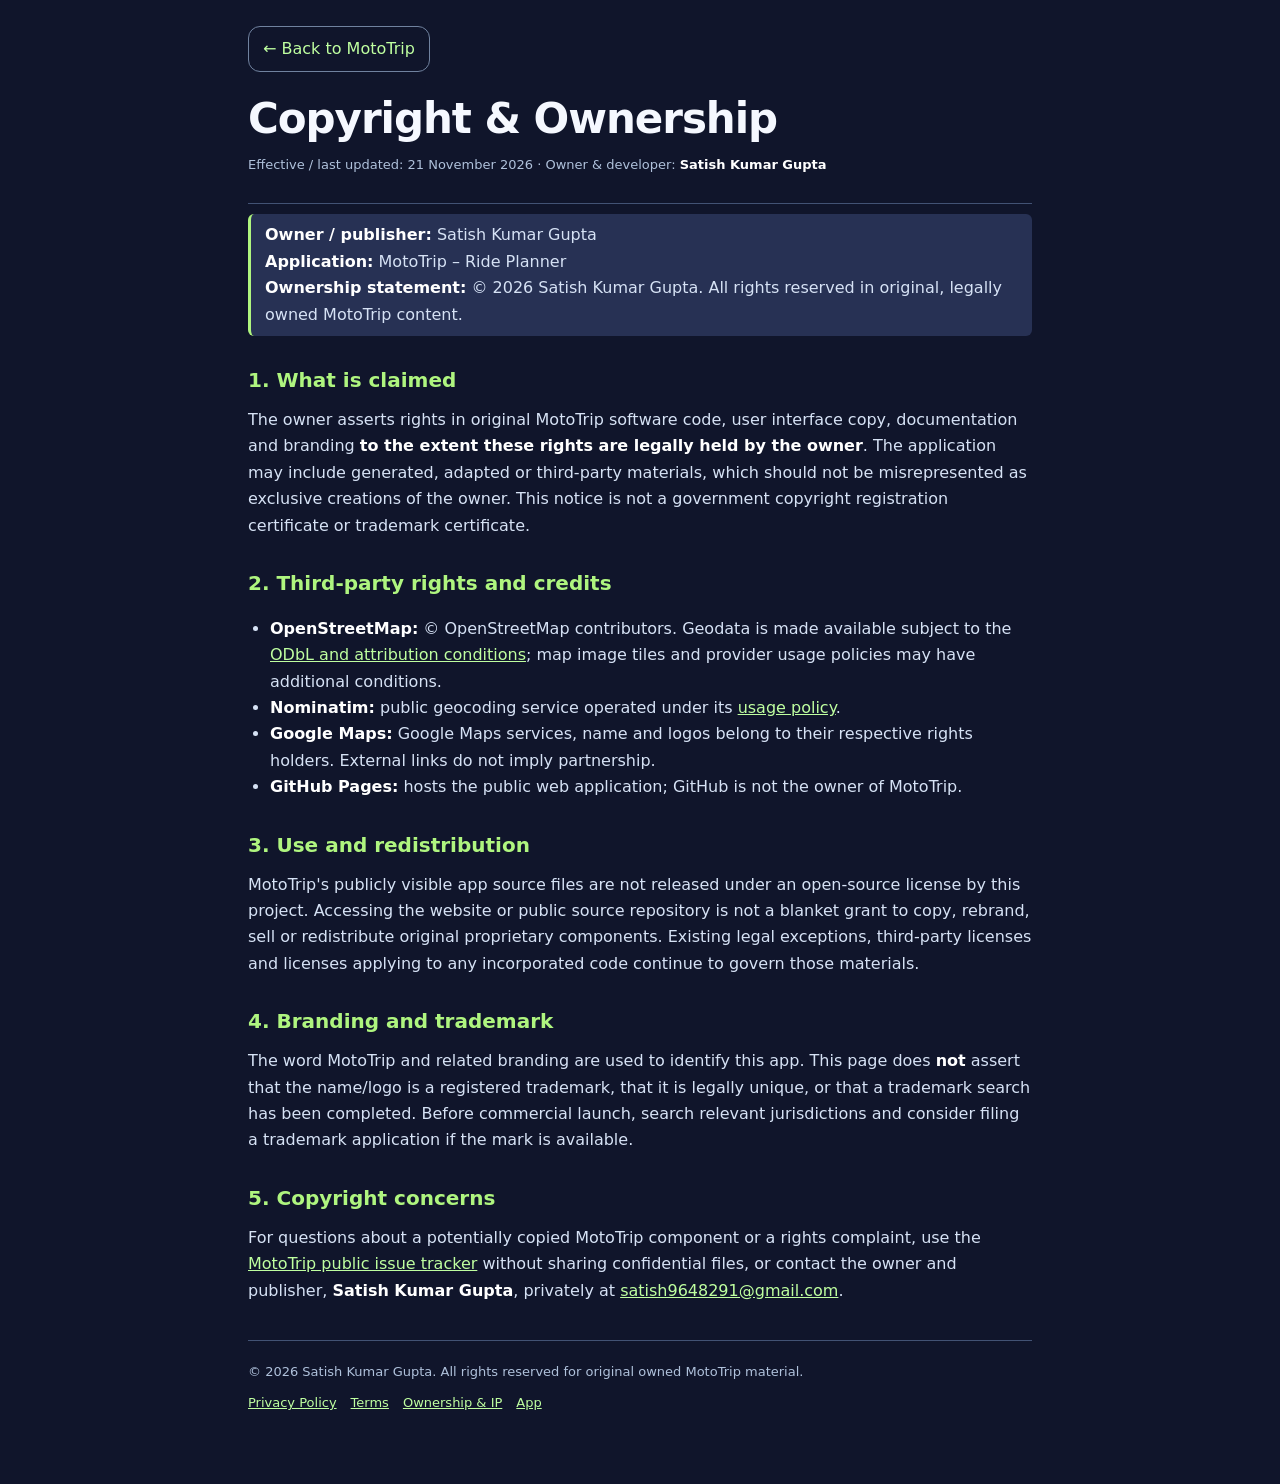
<file: ownership.html>
<!doctype html><html lang="en-IN"><head><meta charset="utf-8"><meta name="viewport" content="width=device-width, initial-scale=1, viewport-fit=cover"><meta name="theme-color" content="#10152b"><meta name="author" content="Satish Kumar Gupta"><meta name="referrer" content="strict-origin-when-cross-origin"><meta http-equiv="Content-Security-Policy" content="default-src 'self'; style-src 'self' 'unsafe-inline'; img-src 'self'; script-src 'none'; object-src 'none'; base-uri 'self'; frame-src 'none'; upgrade-insecure-requests"><meta name="description" content="MotoTrip ownership, brand and third-party intellectual-property disclosures."><title>Copyright & Ownership | MotoTrip</title><link rel="icon" href="icon-192.png" type="image/png"><style>:root{color-scheme:dark}*{box-sizing:border-box}body{margin:0;background:#10152b;color:#f5f8ff;font:16px/1.65 system-ui,-apple-system,BlinkMacSystemFont,'Segoe UI',sans-serif}main{max-width:820px;margin:auto;padding:26px 18px 60px}header{padding:0 0 18px;border-bottom:1px solid #425274}h1{font-size:clamp(28px,5.8vw,42px);line-height:1.18;margin:22px 0 10px;letter-spacing:-.025em}h2{font-size:20px;margin:28px 0 8px;color:#aff57f}p,li{color:#d6e2f5}a{color:#bfffa0}p{margin:10px 0}ul{padding-left:22px}.muted{color:#afc1db;font-size:13px}.back{display:inline-flex;padding:9px 14px;border:1px solid #70829f;border-radius:12px;text-decoration:none}strong{color:#fff}footer{padding-top:20px;margin-top:36px;border-top:1px solid #425274;font-size:13px;color:#afc1db}footer a{margin-right:14px}code{color:#9cefe1} .note{border-left:3px solid #aff57f;padding:8px 14px;background:#273154;border-radius:6px}</style></head><body><main><header><a class="back" href="./index.html">← Back to MotoTrip</a><h1>Copyright & Ownership</h1><p class="muted">Effective / last updated: 21 November 2026 · Owner & developer: <strong>Satish Kumar Gupta</strong></p></header>
<p class="note"><strong>Owner / publisher:</strong> Satish Kumar Gupta<br><strong>Application:</strong> MotoTrip – Ride Planner<br><strong>Ownership statement:</strong> © 2026 Satish Kumar Gupta. All rights reserved in original, legally owned MotoTrip content.</p>
<h2>1. What is claimed</h2><p>The owner asserts rights in original MotoTrip software code, user interface copy, documentation and branding <strong>to the extent these rights are legally held by the owner</strong>. The application may include generated, adapted or third-party materials, which should not be misrepresented as exclusive creations of the owner. This notice is not a government copyright registration certificate or trademark certificate.</p>
<h2>2. Third-party rights and credits</h2><ul><li><strong>OpenStreetMap:</strong> © OpenStreetMap contributors. Geodata is made available subject to the <a href="https://www.openstreetmap.org/copyright">ODbL and attribution conditions</a>; map image tiles and provider usage policies may have additional conditions.</li><li><strong>Nominatim:</strong> public geocoding service operated under its <a href="https://operations.osmfoundation.org/policies/nominatim/">usage policy</a>.</li><li><strong>Google Maps:</strong> Google Maps services, name and logos belong to their respective rights holders. External links do not imply partnership.</li><li><strong>GitHub Pages:</strong> hosts the public web application; GitHub is not the owner of MotoTrip.</li></ul>
<h2>3. Use and redistribution</h2><p>MotoTrip's publicly visible app source files are not released under an open-source license by this project. Accessing the website or public source repository is not a blanket grant to copy, rebrand, sell or redistribute original proprietary components. Existing legal exceptions, third-party licenses and licenses applying to any incorporated code continue to govern those materials.</p>
<h2>4. Branding and trademark</h2><p>The word MotoTrip and related branding are used to identify this app. This page does <strong>not</strong> assert that the name/logo is a registered trademark, that it is legally unique, or that a trademark search has been completed. Before commercial launch, search relevant jurisdictions and consider filing a trademark application if the mark is available.</p>
<h2>5. Copyright concerns</h2><p>For questions about a potentially copied MotoTrip component or a rights complaint, use the <a href="https://github.com/mototrip/Trip-Planner/issues">MotoTrip public issue tracker</a> without sharing confidential files, or contact the owner and publisher, <strong>Satish Kumar Gupta</strong>, privately at <a href="mailto:satish9648291@gmail.com">satish9648291@gmail.com</a>.</p>
<footer>© 2026 Satish Kumar Gupta. All rights reserved for original owned MotoTrip material.<p><a href="privacy.html">Privacy Policy</a><a href="terms.html">Terms</a><a href="ownership.html">Ownership & IP</a><a href="./index.html">App</a></p></footer></main></body></html>
</file>
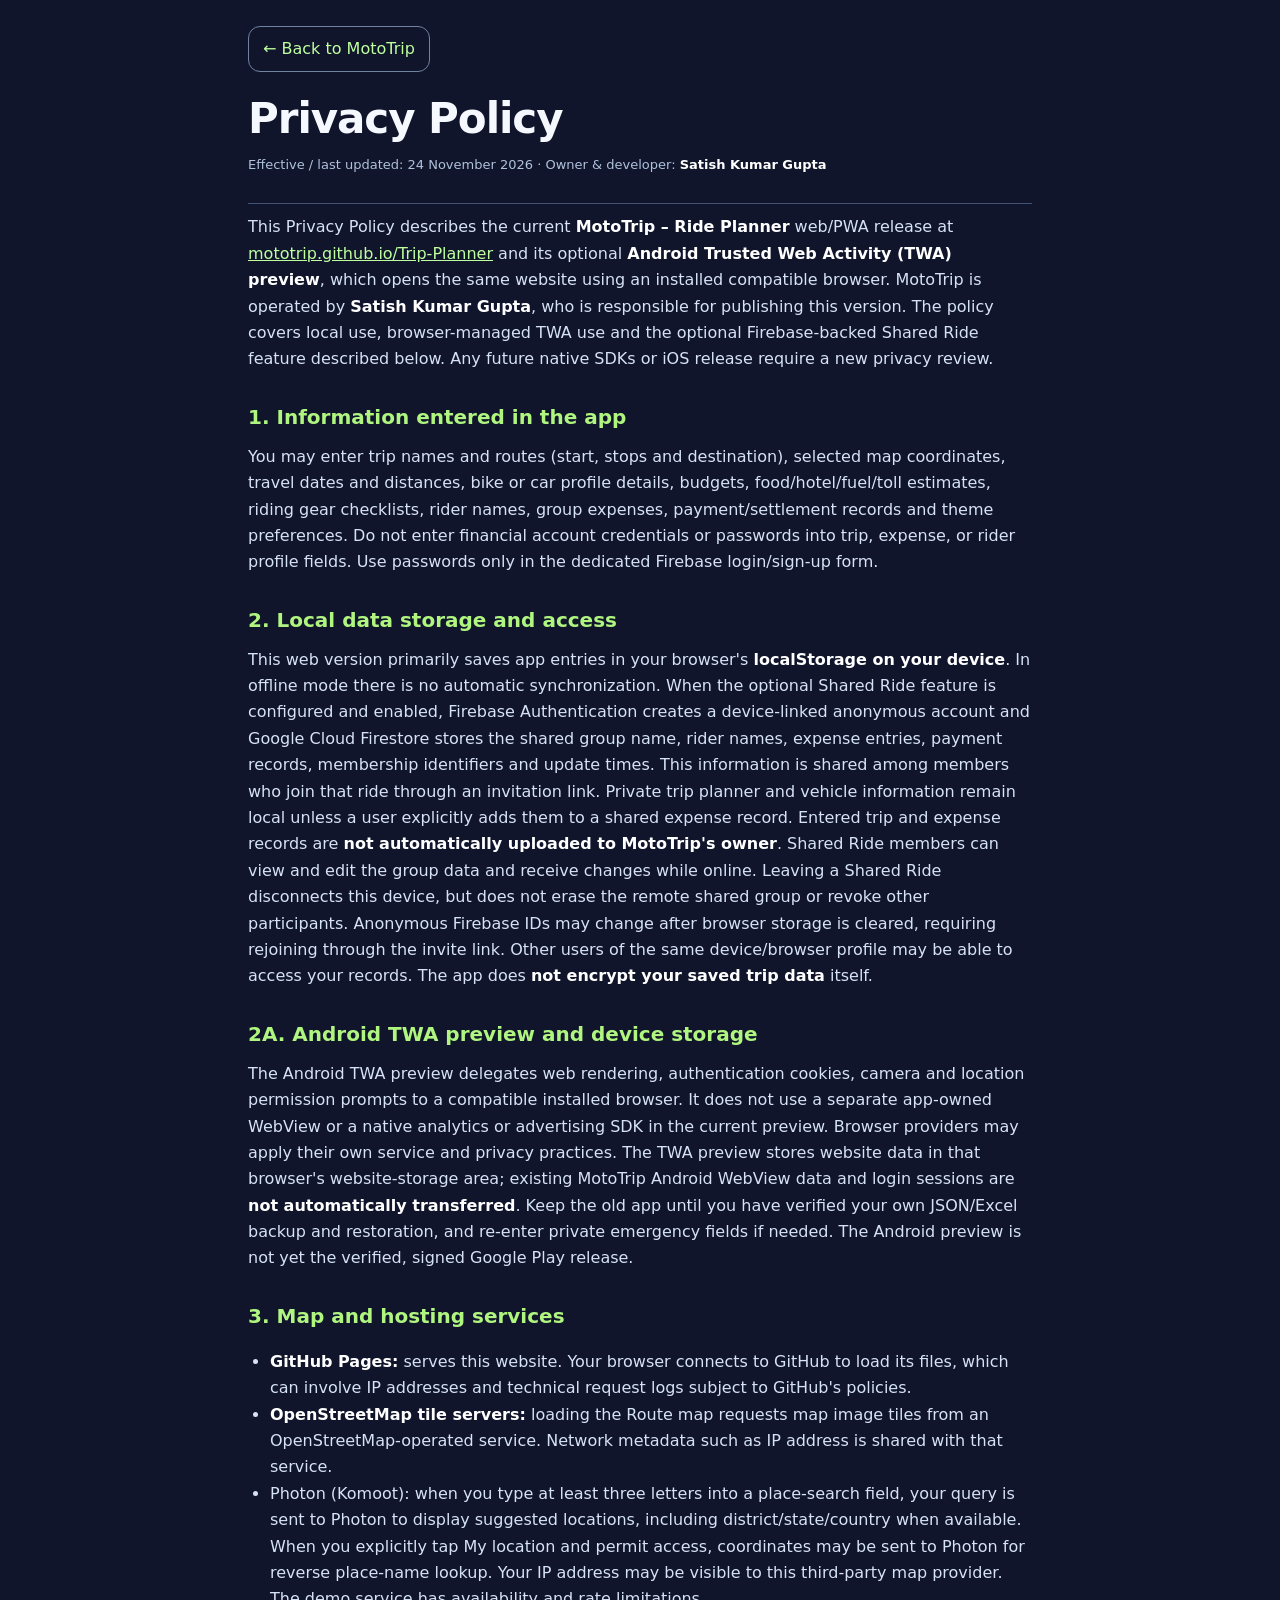
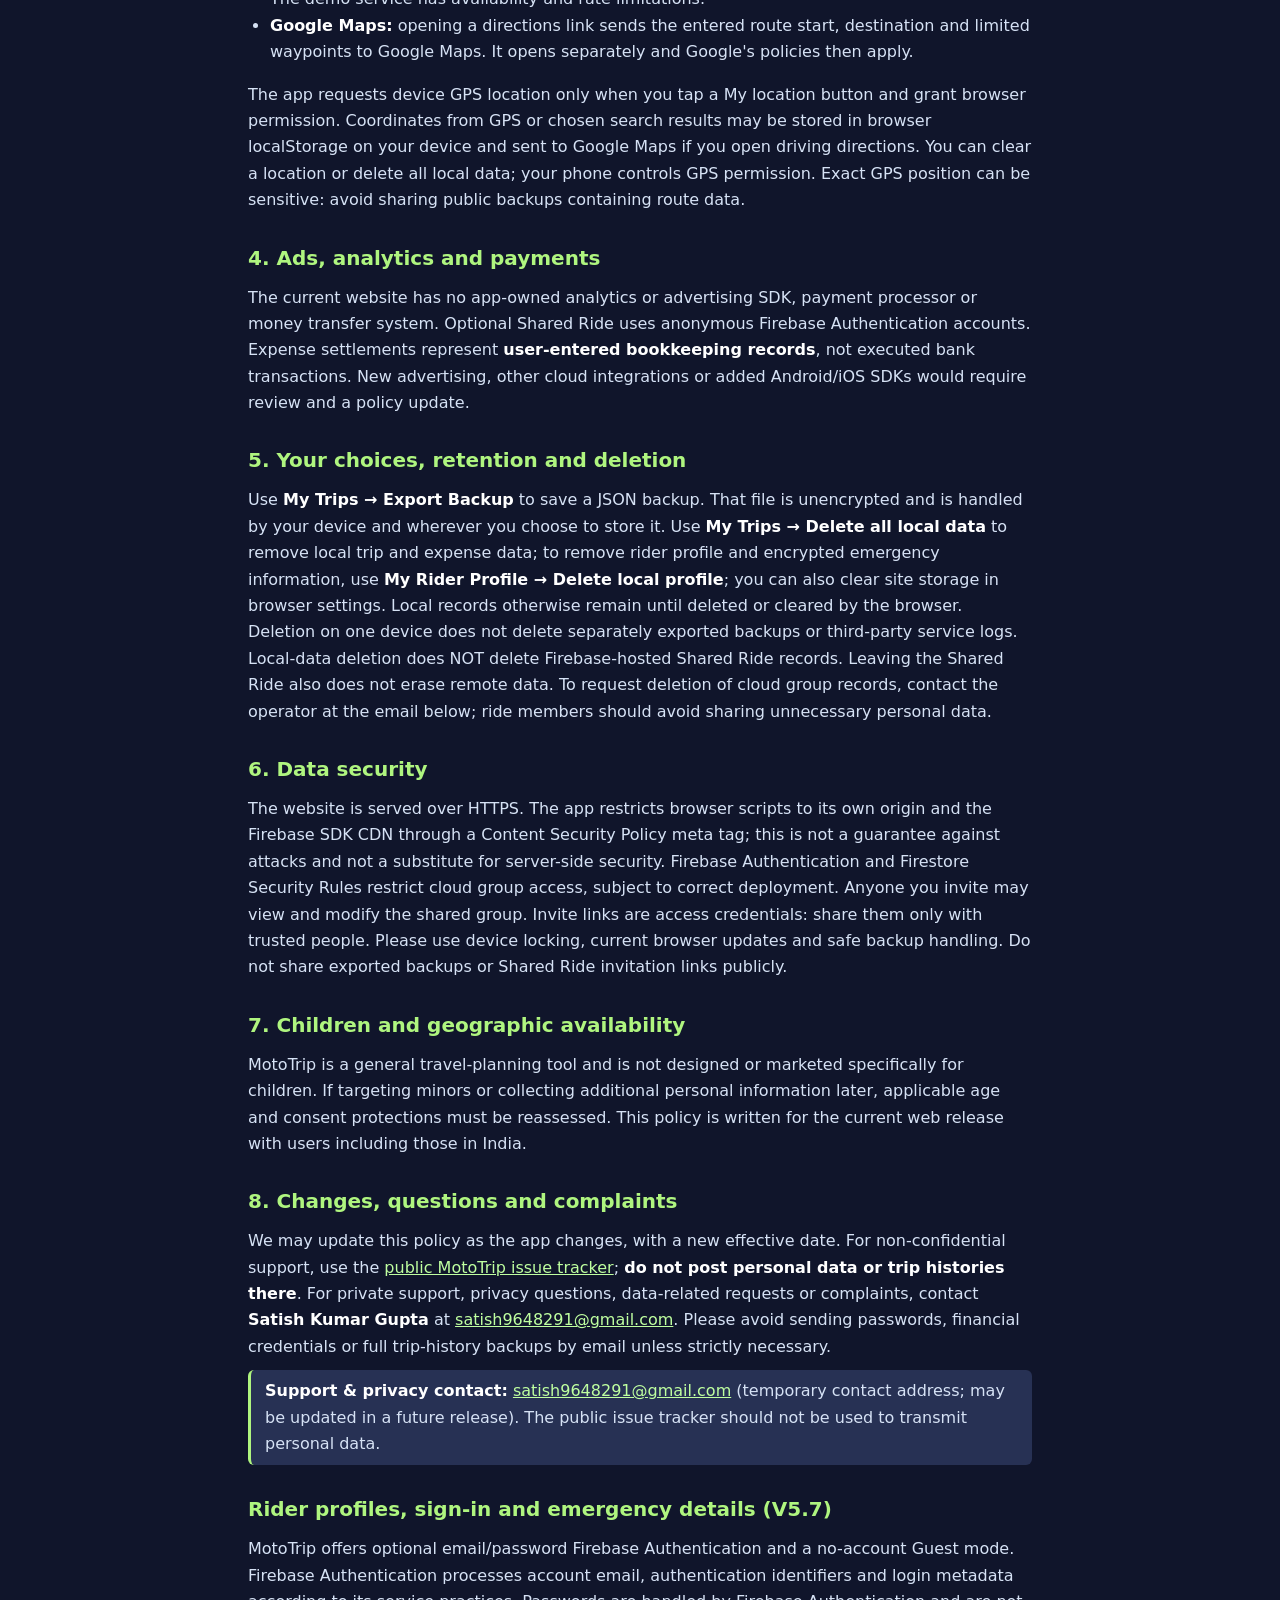
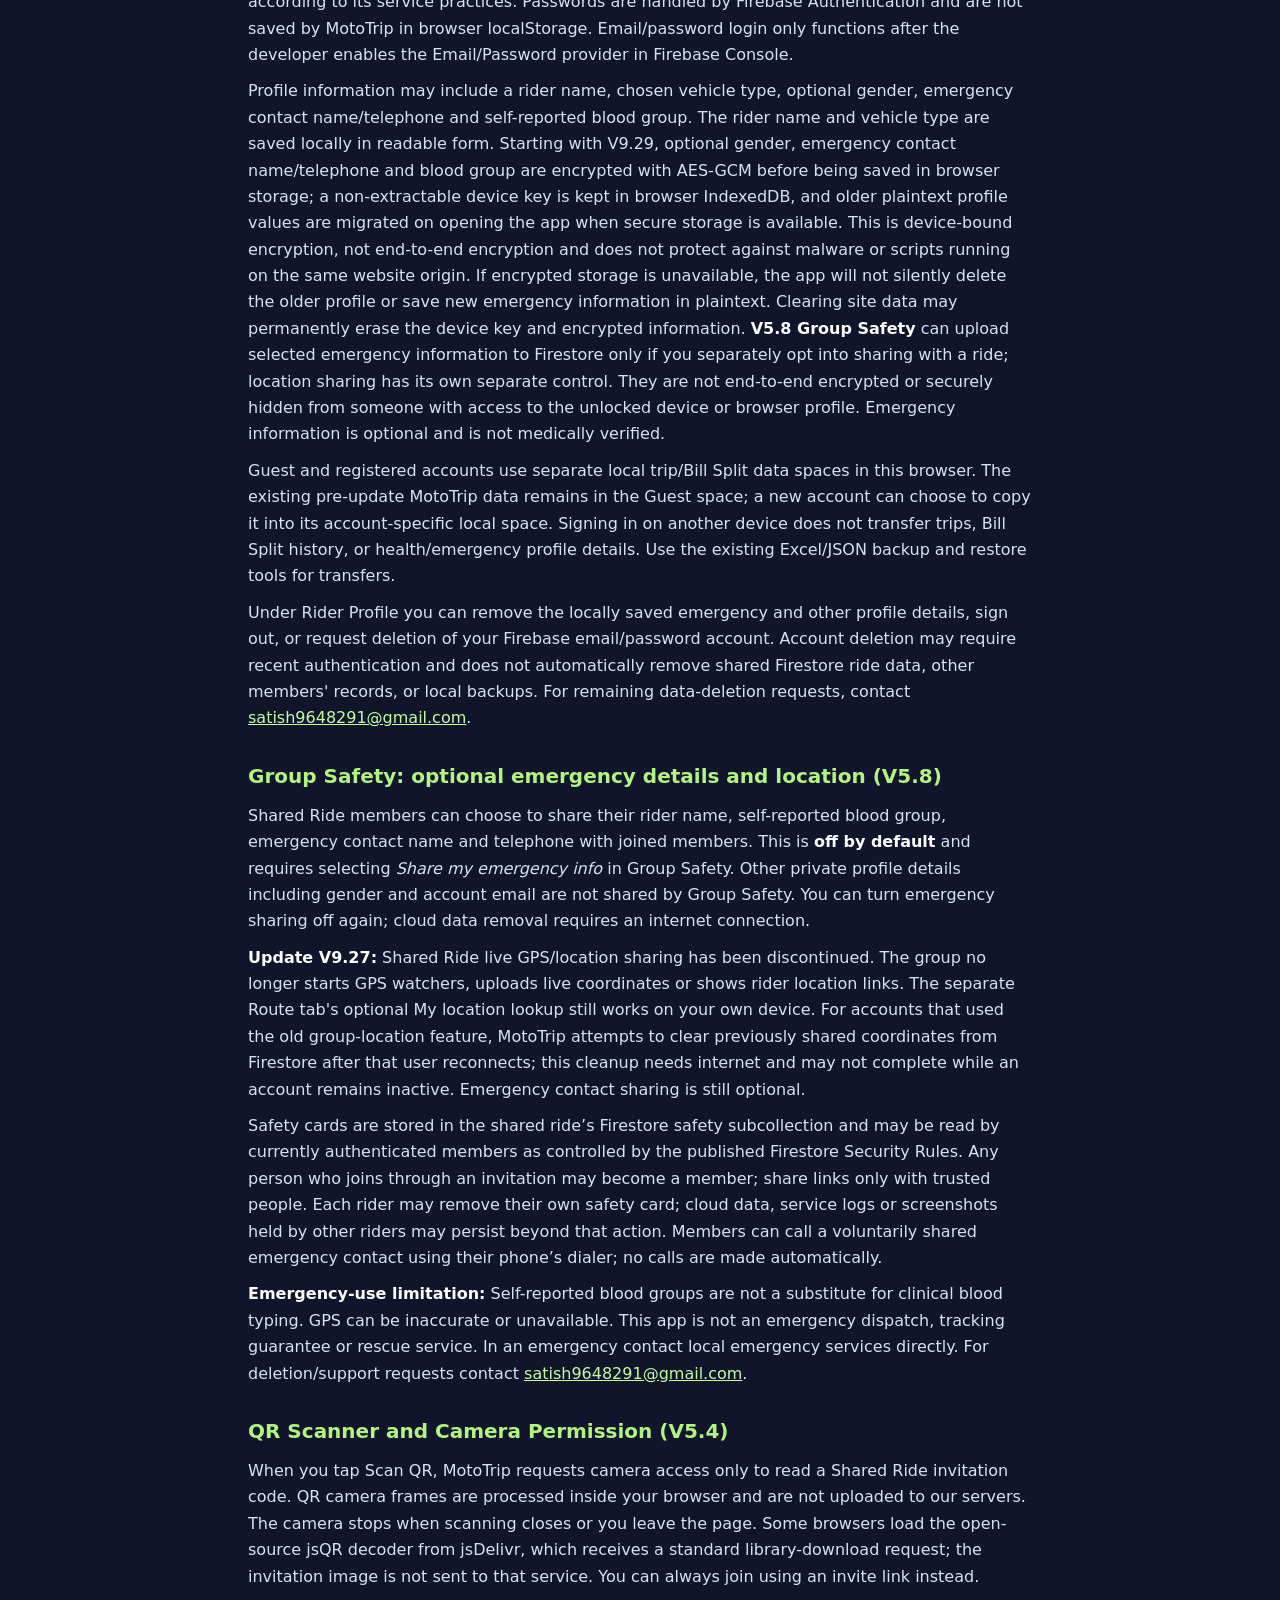
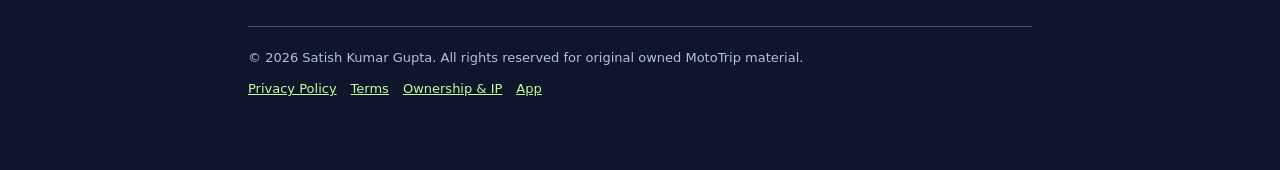
<file: privacy.html>
<!DOCTYPE html>
<html lang="en-IN"><head><meta charset="utf-8"/><meta content="width=device-width, initial-scale=1, viewport-fit=cover" name="viewport"/><meta content="#10152b" name="theme-color"/><meta content="Satish Kumar Gupta" name="author"/><meta content="strict-origin-when-cross-origin" name="referrer"/><meta content="default-src 'self'; style-src 'self' 'unsafe-inline'; img-src 'self'; script-src 'none'; object-src 'none'; base-uri 'self'; frame-src 'none'; upgrade-insecure-requests" http-equiv="Content-Security-Policy"/><meta content="Privacy and data-handling details for MotoTrip, operated by Satish Kumar Gupta." name="description"/><title>Privacy Policy | MotoTrip</title><link href="icon-192.png" rel="icon" type="image/png"/><style>:root{color-scheme:dark}*{box-sizing:border-box}body{margin:0;background:#10152b;color:#f5f8ff;font:16px/1.65 system-ui,-apple-system,BlinkMacSystemFont,'Segoe UI',sans-serif}main{max-width:820px;margin:auto;padding:26px 18px 60px}header{padding:0 0 18px;border-bottom:1px solid #425274}h1{font-size:clamp(28px,5.8vw,42px);line-height:1.18;margin:22px 0 10px;letter-spacing:-.025em}h2{font-size:20px;margin:28px 0 8px;color:#aff57f}p,li{color:#d6e2f5}a{color:#bfffa0}p{margin:10px 0}ul{padding-left:22px}.muted{color:#afc1db;font-size:13px}.back{display:inline-flex;padding:9px 14px;border:1px solid #70829f;border-radius:12px;text-decoration:none}strong{color:#fff}footer{padding-top:20px;margin-top:36px;border-top:1px solid #425274;font-size:13px;color:#afc1db}footer a{margin-right:14px}code{color:#9cefe1} .note{border-left:3px solid #aff57f;padding:8px 14px;background:#273154;border-radius:6px}</style></head><body><main><header><a class="back" href="./index.html">← Back to MotoTrip</a><h1>Privacy Policy</h1><p class="muted">Effective / last updated: 24 November 2026 · Owner &amp; developer: <strong>Satish Kumar Gupta</strong></p></header>
<p>This Privacy Policy describes the current <strong>MotoTrip – Ride Planner</strong> web/PWA release at <a href="https://mototrip.github.io/Trip-Planner/">mototrip.github.io/Trip-Planner</a> and its optional <strong>Android Trusted Web Activity (TWA) preview</strong>, which opens the same website using an installed compatible browser. MotoTrip is operated by <strong>Satish Kumar Gupta</strong>, who is responsible for publishing this version. The policy covers local use, browser-managed TWA use and the optional Firebase-backed Shared Ride feature described below. Any future native SDKs or iOS release require a new privacy review.</p>
<h2>1. Information entered in the app</h2><p>You may enter trip names and routes (start, stops and destination), selected map coordinates, travel dates and distances, bike or car profile details, budgets, food/hotel/fuel/toll estimates, riding gear checklists, rider names, group expenses, payment/settlement records and theme preferences. Do not enter financial account credentials or passwords into trip, expense, or rider profile fields. Use passwords only in the dedicated Firebase login/sign-up form.</p>
<h2>2. Local data storage and access</h2><p>This web version primarily saves app entries in your browser's <strong>localStorage on your device</strong>. In offline mode there is no automatic synchronization. When the optional Shared Ride feature is configured and enabled, Firebase Authentication creates a device-linked anonymous account and Google Cloud Firestore stores the shared group name, rider names, expense entries, payment records, membership identifiers and update times. This information is shared among members who join that ride through an invitation link. Private trip planner and vehicle information remain local unless a user explicitly adds them to a shared expense record. Entered trip and expense records are <strong>not automatically uploaded to MotoTrip's owner</strong>. Shared Ride members can view and edit the group data and receive changes while online. Leaving a Shared Ride disconnects this device, but does not erase the remote shared group or revoke other participants. Anonymous Firebase IDs may change after browser storage is cleared, requiring rejoining through the invite link. Other users of the same device/browser profile may be able to access your records. The app does <strong>not encrypt your saved trip data</strong> itself.</p>
<h2>2A. Android TWA preview and device storage</h2><p>The Android TWA preview delegates web rendering, authentication cookies, camera and location permission prompts to a compatible installed browser. It does not use a separate app-owned WebView or a native analytics or advertising SDK in the current preview. Browser providers may apply their own service and privacy practices. The TWA preview stores website data in that browser's website-storage area; existing MotoTrip Android WebView data and login sessions are <strong>not automatically transferred</strong>. Keep the old app until you have verified your own JSON/Excel backup and restoration, and re-enter private emergency fields if needed. The Android preview is not yet the verified, signed Google Play release.</p>
<h2>3. Map and hosting services</h2><ul><li><strong>GitHub Pages:</strong> serves this website. Your browser connects to GitHub to load its files, which can involve IP addresses and technical request logs subject to GitHub's policies.</li><li><strong>OpenStreetMap tile servers:</strong> loading the Route map requests map image tiles from an OpenStreetMap-operated service. Network metadata such as IP address is shared with that service.</li><li>Photon (Komoot): when you type at least three letters into a place-search field, your query is sent to Photon to display suggested locations, including district/state/country when available. When you explicitly tap My location and permit access, coordinates may be sent to Photon for reverse place-name lookup. Your IP address may be visible to this third-party map provider. The demo service has availability and rate limitations.</li><li><strong>Google Maps:</strong> opening a directions link sends the entered route start, destination and limited waypoints to Google Maps. It opens separately and Google's policies then apply.</li></ul>
<p>The app requests device GPS location only when you tap a My location button and grant browser permission. Coordinates from GPS or chosen search results may be stored in browser localStorage on your device and sent to Google Maps if you open driving directions. You can clear a location or delete all local data; your phone controls GPS permission. Exact GPS position can be sensitive: avoid sharing public backups containing route data.</p>
<h2>4. Ads, analytics and payments</h2><p>The current website has no app-owned analytics or advertising SDK, payment processor or money transfer system. Optional Shared Ride uses anonymous Firebase Authentication accounts. Expense settlements represent <strong>user-entered bookkeeping records</strong>, not executed bank transactions. New advertising, other cloud integrations or added Android/iOS SDKs would require review and a policy update.</p>
<h2>5. Your choices, retention and deletion</h2><p>Use <strong>My Trips → Export Backup</strong> to save a JSON backup. That file is unencrypted and is handled by your device and wherever you choose to store it. Use <strong>My Trips → Delete all local data</strong> to remove local trip and expense data; to remove rider profile and encrypted emergency information, use <strong>My Rider Profile → Delete local profile</strong>; you can also clear site storage in browser settings. Local records otherwise remain until deleted or cleared by the browser. Deletion on one device does not delete separately exported backups or third-party service logs. Local-data deletion does NOT delete Firebase-hosted Shared Ride records. Leaving the Shared Ride also does not erase remote data. To request deletion of cloud group records, contact the operator at the email below; ride members should avoid sharing unnecessary personal data.</p>
<h2>6. Data security</h2><p>The website is served over HTTPS. The app restricts browser scripts to its own origin and the Firebase SDK CDN through a Content Security Policy meta tag; this is not a guarantee against attacks and not a substitute for server-side security. Firebase Authentication and Firestore Security Rules restrict cloud group access, subject to correct deployment. Anyone you invite may view and modify the shared group. Invite links are access credentials: share them only with trusted people. Please use device locking, current browser updates and safe backup handling. Do not share exported backups or Shared Ride invitation links publicly.</p>
<h2>7. Children and geographic availability</h2><p>MotoTrip is a general travel-planning tool and is not designed or marketed specifically for children. If targeting minors or collecting additional personal information later, applicable age and consent protections must be reassessed. This policy is written for the current web release with users including those in India.</p>
<h2>8. Changes, questions and complaints</h2><p>We may update this policy as the app changes, with a new effective date. For non-confidential support, use the <a href="https://github.com/mototrip/Trip-Planner/issues">public MotoTrip issue tracker</a>; <strong>do not post personal data or trip histories there</strong>. For private support, privacy questions, data-related requests or complaints, contact <strong>Satish Kumar Gupta</strong> at <a href="mailto:satish9648291@gmail.com">satish9648291@gmail.com</a>. Please avoid sending passwords, financial credentials or full trip-history backups by email unless strictly necessary.</p>
<p class="note"><strong>Support &amp; privacy contact:</strong> <a href="mailto:satish9648291@gmail.com">satish9648291@gmail.com</a> (temporary contact address; may be updated in a future release). The public issue tracker should not be used to transmit personal data.</p>
<h2>Rider profiles, sign-in and emergency details (V5.7)</h2><p>MotoTrip offers optional email/password Firebase Authentication and a no-account Guest mode. Firebase Authentication processes account email, authentication identifiers and login metadata according to its service practices. Passwords are handled by Firebase Authentication and are not saved by MotoTrip in browser localStorage. Email/password login only functions after the developer enables the Email/Password provider in Firebase Console.</p><p>Profile information may include a rider name, chosen vehicle type, optional gender, emergency contact name/telephone and self-reported blood group. The rider name and vehicle type are saved locally in readable form. Starting with V9.29, optional gender, emergency contact name/telephone and blood group are encrypted with AES-GCM before being saved in browser storage; a non-extractable device key is kept in browser IndexedDB, and older plaintext profile values are migrated on opening the app when secure storage is available. This is device-bound encryption, not end-to-end encryption and does not protect against malware or scripts running on the same website origin. If encrypted storage is unavailable, the app will not silently delete the older profile or save new emergency information in plaintext. Clearing site data may permanently erase the device key and encrypted information. <strong>V5.8 Group Safety</strong> can upload selected emergency information to Firestore only if you separately opt into sharing with a ride; location sharing has its own separate control. They are not end-to-end encrypted or securely hidden from someone with access to the unlocked device or browser profile. Emergency information is optional and is not medically verified.</p><p>Guest and registered accounts use separate local trip/Bill Split data spaces in this browser. The existing pre-update MotoTrip data remains in the Guest space; a new account can choose to copy it into its account-specific local space. Signing in on another device does not transfer trips, Bill Split history, or health/emergency profile details. Use the existing Excel/JSON backup and restore tools for transfers.</p><p>Under Rider Profile you can remove the locally saved emergency and other profile details, sign out, or request deletion of your Firebase email/password account. Account deletion may require recent authentication and does not automatically remove shared Firestore ride data, other members' records, or local backups. For remaining data-deletion requests, contact <a href="mailto:satish9648291@gmail.com">satish9648291@gmail.com</a>.</p><section><h2>Group Safety: optional emergency details and location (V5.8)</h2>
<p>Shared Ride members can choose to share their rider name, self-reported blood group, emergency contact name and telephone with joined members. This is <strong>off by default</strong> and requires selecting <em>Share my emergency info</em> in Group Safety. Other private profile details including gender and account email are not shared by Group Safety. You can turn emergency sharing off again; cloud data removal requires an internet connection.</p>
<p><strong>Update V9.27:</strong> Shared Ride live GPS/location sharing has been discontinued. The group no longer starts GPS watchers, uploads live coordinates or shows rider location links. The separate Route tab's optional My location lookup still works on your own device. For accounts that used the old group-location feature, MotoTrip attempts to clear previously shared coordinates from Firestore after that user reconnects; this cleanup needs internet and may not complete while an account remains inactive. Emergency contact sharing is still optional.</p>
<p>Safety cards are stored in the shared ride’s Firestore safety subcollection and may be read by currently authenticated members as controlled by the published Firestore Security Rules. Any person who joins through an invitation may become a member; share links only with trusted people. Each rider may remove their own safety card; cloud data, service logs or screenshots held by other riders may persist beyond that action. Members can call a voluntarily shared emergency contact using their phone’s dialer; no calls are made automatically.</p>
<p><strong>Emergency-use limitation:</strong> Self-reported blood groups are not a substitute for clinical blood typing. GPS can be inaccurate or unavailable. This app is not an emergency dispatch, tracking guarantee or rescue service. In an emergency contact local emergency services directly. For deletion/support requests contact <a href="mailto:satish9648291@gmail.com">satish9648291@gmail.com</a>.</p></section><section><h2>QR Scanner and Camera Permission (V5.4)</h2><p>When you tap Scan QR, MotoTrip requests camera access only to read a Shared Ride invitation code. QR camera frames are processed inside your browser and are not uploaded to our servers. The camera stops when scanning closes or you leave the page. Some browsers load the open-source jsQR decoder from jsDelivr, which receives a standard library-download request; the invitation image is not sent to that service. You can always join using an invite link instead.</p></section><footer>© 2026 Satish Kumar Gupta. All rights reserved for original owned MotoTrip material.<p><a href="privacy.html">Privacy Policy</a><a href="terms.html">Terms</a><a href="ownership.html">Ownership &amp; IP</a><a href="./index.html">App</a></p></footer></main></body></html>
</file>
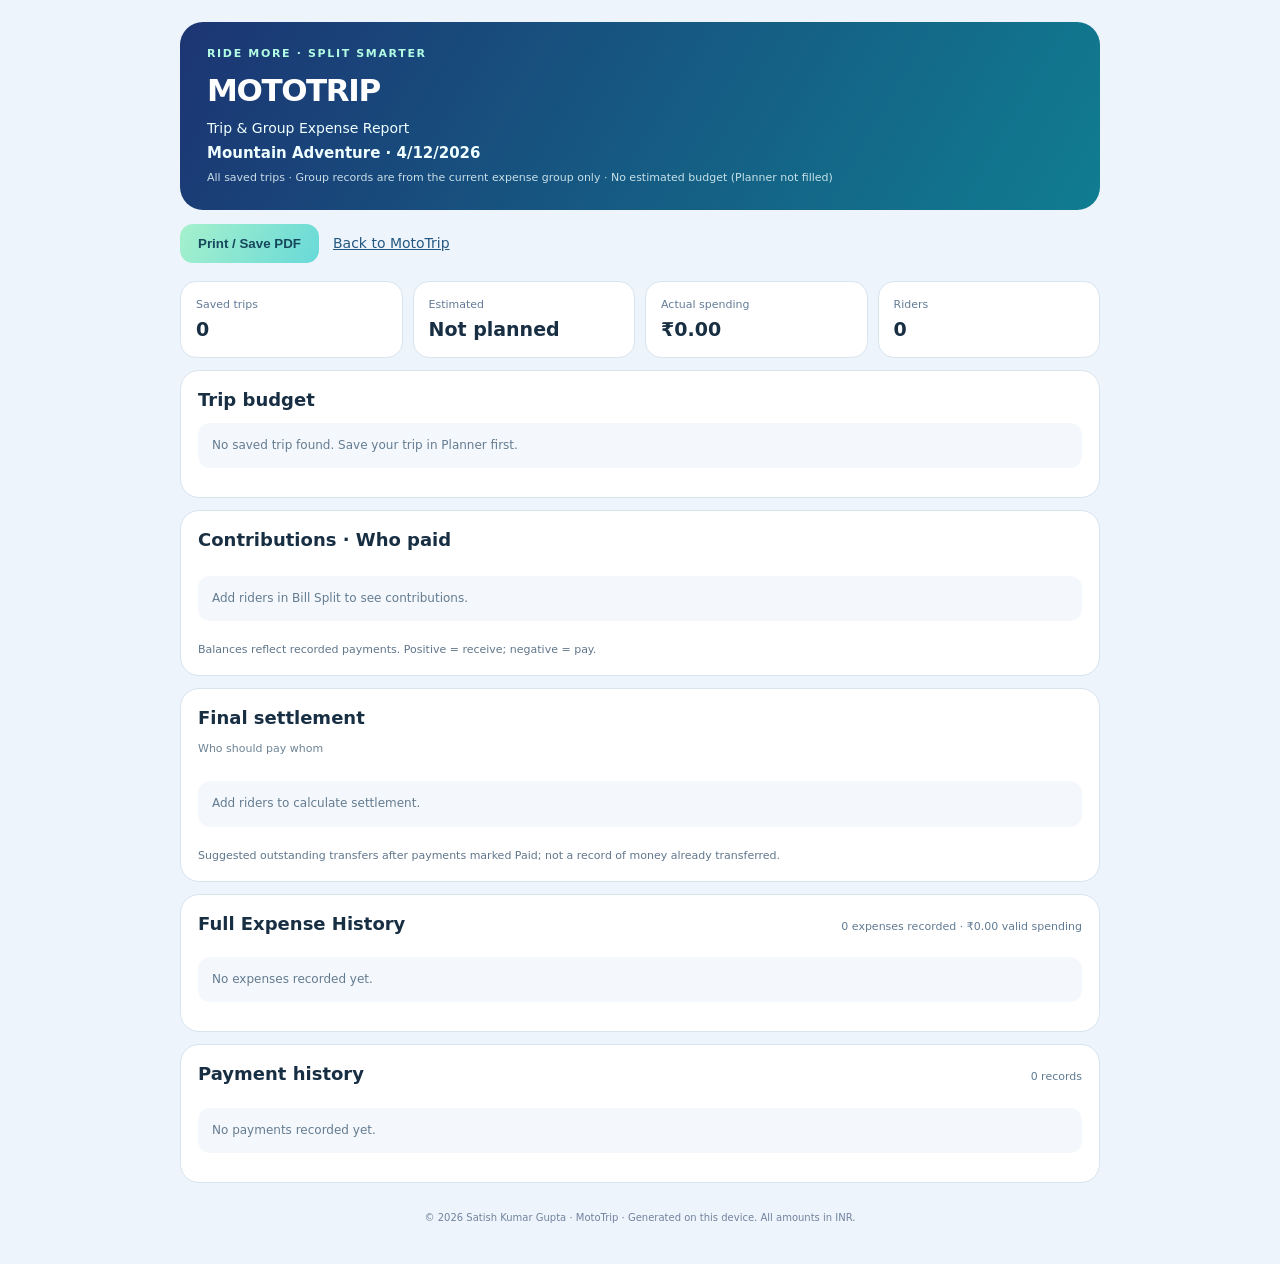
<file: report.html>
<!doctype html>
<html lang="en-IN"><head><meta charset="utf-8"><meta name="viewport" content="width=device-width,initial-scale=1"><meta name="theme-color" content="#162a48"><meta http-equiv="Content-Security-Policy" content="default-src 'self'; script-src 'self'; style-src 'self' 'unsafe-inline'; img-src 'self' data:; object-src 'none'; base-uri 'self'"><title>MotoTrip — Full Trip Report</title><link rel="icon" href="icon-192.png">
<style>
:root{font:14px/1.45 system-ui,-apple-system,Segoe UI,sans-serif;color:#182f43;background:#eef4fb}*{box-sizing:border-box}body{max-width:950px;margin:0 auto;padding:22px 15px}header{padding:24px 27px;border-radius:23px;background:linear-gradient(120deg,#1c3573,#107d91);color:white}header .eyebrow{display:block;text-transform:uppercase;letter-spacing:.15em;font-size:11px;font-weight:800;color:#b2fce4}header h1{font-size:31px;letter-spacing:-.045em;margin:6px 0 0}header p{margin:5px 0 0;color:#efffff}#report-subtitle{font-size:15px;font-weight:700}#report-scope{font-size:11px;opacity:.82}.actions{display:flex;gap:14px;align-items:center;margin:14px 0 18px}.actions button{border:0;background:linear-gradient(120deg,#a6f1cc,#68d9d8);border-radius:13px;padding:12px 18px;font-weight:800;color:#16475c;cursor:pointer}.actions a{color:#245881}.summary{display:grid;grid-template-columns:repeat(4,minmax(0,1fr));gap:10px;margin:0 0 12px}.summary-stat{padding:15px;border:1px solid #d7e5ef;background:white;border-radius:16px}.summary-stat small,.comparison-stat small{display:block;font-size:11px;color:#637b97}.summary-stat strong,.comparison-stat strong{display:block;font-size:19px;margin-top:5px;overflow-wrap:anywhere;line-height:1.25;font-variant-numeric:tabular-nums}.card{background:white;border:1px solid #d7e5ef;border-radius:19px;margin:12px 0;padding:17px;overflow:visible}.card h2{font-size:18px;margin:0 0 12px;line-height:1.3}.section-heading{display:flex;justify-content:space-between;gap:10px;align-items:baseline;margin-bottom:10px}.section-heading h2{margin:0}.section-heading small{font-size:11px;color:#607b93}.trip-overview{border:1px solid #d8e6ee;background:#f8fbff;border-radius:14px;padding:13px;margin:10px 0}.trip-header{display:flex;align-items:center;justify-content:space-between;gap:18px}.trip-header h3{font-size:17px;margin:0}.trip-header p,.trip-meta{font-size:12px;color:#617992;margin:4px 0}.trip-total{font-size:22px;color:#078969;white-space:nowrap}.budget-mini-grid{display:grid;grid-template-columns:repeat(5,minmax(0,1fr));gap:7px;margin-top:11px}.budget-mini{border:1px solid #e0e9f3;background:white;border-radius:11px;padding:8px 7px}.budget-mini small{display:block;font-size:10px;color:#71839e}.budget-mini strong{font-size:12px;display:block;margin-top:4px}.comparison-cards{display:grid;grid-template-columns:repeat(3,minmax(0,1fr));gap:10px;margin:0 0 14px}.comparison-stat{padding:13px;border:1px solid #dde6ef;background:#f2f8f3;border-radius:14px}.comparison-stat strong{font-size:18px}.positive{color:#088664!important}.negative{color:#b63d52!important}.neutral{color:#657489}.note{color:#60768b;font-size:11px;margin:9px 0 0}.budget-progress{width:100%;height:9px;accent-color:#22ad80;margin-top:8px}.budget-foot{display:flex;justify-content:space-between;gap:12px;align-items:center}.budget-foot strong{font-size:12px}.table-scroll{width:100%;overflow-x:auto}table{width:100%;border-collapse:collapse;font-size:11.5px;font-variant-numeric:tabular-nums}th,td{padding:10px 9px;text-align:left;border-bottom:1px solid #e8eff5;vertical-align:top;overflow-wrap:anywhere}th{background:#edf4fa;color:#48677e;font-size:10px;letter-spacing:.035em;font-weight:800}tr:last-child td{border-bottom:0}tbody tr:nth-child(even){background:#fafcff}td strong{display:block;font-size:11.5px}td small{display:block;color:#698098;font-size:10px;margin-top:3px}.expense-history-table td:last-child{font-size:10px}.expense-history-table td:nth-child(1){width:25px}.expense-history-table td:nth-child(2){width:27%}.expense-history-table td:nth-child(4){white-space:nowrap}.contributions-table td:nth-child(n+2),.contributions-table th:nth-child(n+2),.comparison-table td:nth-child(n+2),.comparison-table th:nth-child(n+2){text-align:right}.comparison-table tr:last-child{font-weight:800;border-top:2px solid #d2e3ef}.empty{background:#f4f8fc;border-radius:12px;padding:14px;color:#647b91;font-size:12px}.subline{color:#6d8395;font-size:11px;margin:0 0 12px}footer{text-align:center;color:#71839e;font-size:10px;padding:16px}[hidden]{display:none!important}
@media(max-width:680px){body{padding:10px 8px}.summary{grid-template-columns:repeat(2,minmax(0,1fr))}.card{padding:12px;border-radius:15px}.budget-mini-grid{grid-template-columns:repeat(3,minmax(0,1fr))}.summary-stat{padding:12px}.summary-stat strong{font-size:16px}.comparison-stat{padding:9px}.comparison-stat strong{font-size:15px}td,th{padding:7px 5px;font-size:10px}.trip-total{font-size:18px}.expense-history-table{min-width:690px}}
@page{size:A4;margin:13mm}
@media print{:root{background:white;color:#132c40}body{padding:0;max-width:none;font-size:11px}header{border-radius:8px;padding:16px 18px}header h1{font-size:24px}.actions{display:none}.summary-stat,.comparison-stat{break-inside:avoid}.card{break-inside:auto;border-radius:10px;margin:9px 0;padding:12px}.trip-overview,.budget-mini,.budget-mini-grid,.comparison-cards,.budget-foot{break-inside:avoid}.card h2,.section-heading{break-after:avoid}.table-scroll{overflow:visible}table{font-size:10px;table-layout:fixed;width:100%;break-inside:auto}thead{display:table-header-group}tr{break-inside:avoid;break-after:auto}th,td{padding:6px 5px;font-size:9px}.expense-history-table{min-width:0!important}.expense-history-table td{font-size:8.5px}.expense-history-table td:last-child{font-size:8px}td strong{font-size:9px}td small{font-size:8px}.positive,.negative{-webkit-print-color-adjust:exact;print-color-adjust:exact}th,.comparison-stat,.summary-stat,header{-webkit-print-color-adjust:exact;print-color-adjust:exact}footer{padding:10px}}
</style></head><body>
<header><span class="eyebrow">Ride more · Split smarter</span><h1>MOTOTRIP</h1><p>Trip &amp; Group Expense Report</p><p id="report-subtitle"></p><p id="report-scope"></p></header>
<div class="actions"><button type="button" id="print">Print / Save PDF</button><a href="index.html">Back to MotoTrip</a></div>
<div id="summary-cards" class="summary"></div>
<section class="card"><h2>Trip budget</h2><div id="trip-cards"></div></section>
<section class="card" id="budget-actual-section"><h2>Budget vs Actual</h2><div class="comparison-cards" id="comparison-cards"></div><div class="table-scroll" id="comparison-table"></div><div class="budget-foot"><strong id="budget-used"></strong></div><progress class="budget-progress" id="budget-progress" max="100" value="0"></progress><p class="note" id="budget-note"></p></section>
<section class="card" id="contributions-section"><h2>Contributions · Who paid</h2><div class="table-scroll" id="contributions-table"></div><p class="note" id="contributions-note"></p></section>
<section class="card" id="settlements-section"><h2>Final settlement</h2><p class="subline">Who should pay whom</p><div class="table-scroll" id="settlements-table"></div><p class="note" id="settlements-note"></p></section>
<section class="card" id="expenses-section"><div class="section-heading"><h2>Full Expense History</h2><small id="expense-count"></small></div><div class="table-scroll" id="expense-history-table"></div></section>
<section class="card" id="payments-section"><div class="section-heading"><h2>Payment history</h2><small id="payment-count"></small></div><div class="table-scroll" id="payments-table"></div></section>
<footer>© 2026 Satish Kumar Gupta · MotoTrip · Generated on this device. All amounts in INR.</footer><script src="report.js?v=928"></script></body></html>
</file>
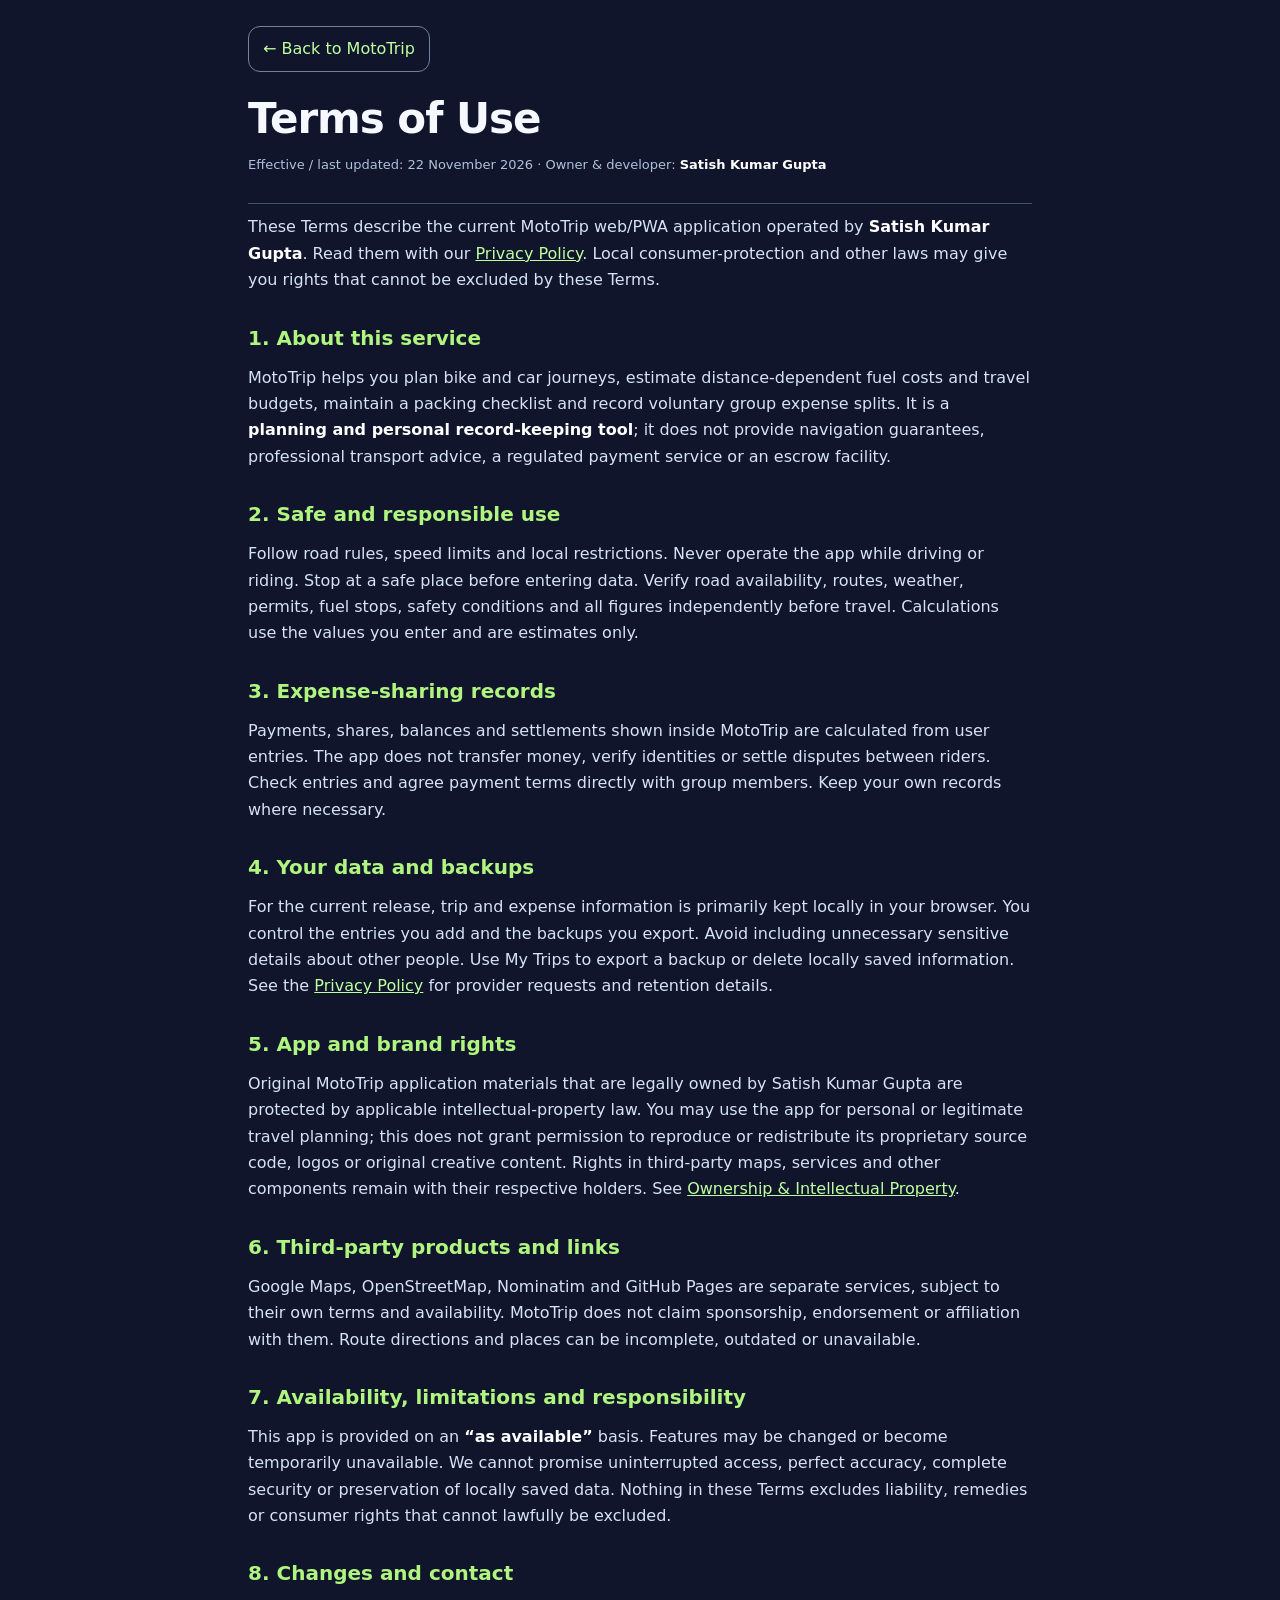
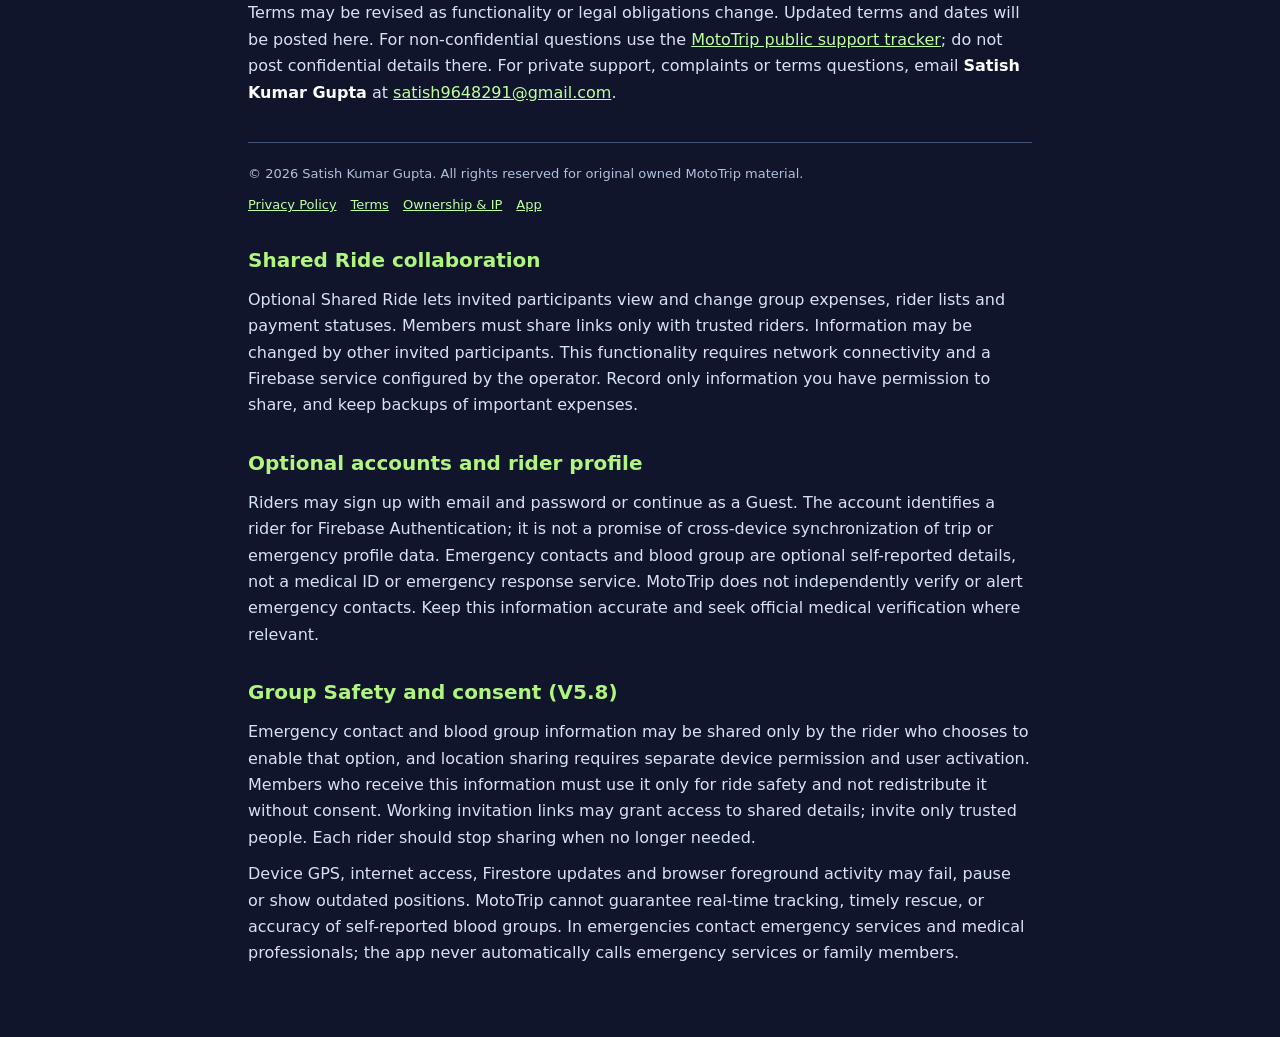
<file: terms.html>
<!doctype html><html lang="en-IN"><head><meta charset="utf-8"><meta name="viewport" content="width=device-width, initial-scale=1, viewport-fit=cover"><meta name="theme-color" content="#10152b"><meta name="author" content="Satish Kumar Gupta"><meta name="referrer" content="strict-origin-when-cross-origin"><meta http-equiv="Content-Security-Policy" content="default-src 'self'; style-src 'self' 'unsafe-inline'; img-src 'self'; script-src 'none'; object-src 'none'; base-uri 'self'; frame-src 'none'; upgrade-insecure-requests"><meta name="description" content="Terms and safe-use conditions for the MotoTrip travel planning app."><title>Terms of Use | MotoTrip</title><link rel="icon" href="icon-192.png" type="image/png"><style>:root{color-scheme:dark}*{box-sizing:border-box}body{margin:0;background:#10152b;color:#f5f8ff;font:16px/1.65 system-ui,-apple-system,BlinkMacSystemFont,'Segoe UI',sans-serif}main{max-width:820px;margin:auto;padding:26px 18px 60px}header{padding:0 0 18px;border-bottom:1px solid #425274}h1{font-size:clamp(28px,5.8vw,42px);line-height:1.18;margin:22px 0 10px;letter-spacing:-.025em}h2{font-size:20px;margin:28px 0 8px;color:#aff57f}p,li{color:#d6e2f5}a{color:#bfffa0}p{margin:10px 0}ul{padding-left:22px}.muted{color:#afc1db;font-size:13px}.back{display:inline-flex;padding:9px 14px;border:1px solid #70829f;border-radius:12px;text-decoration:none}strong{color:#fff}footer{padding-top:20px;margin-top:36px;border-top:1px solid #425274;font-size:13px;color:#afc1db}footer a{margin-right:14px}code{color:#9cefe1} .note{border-left:3px solid #aff57f;padding:8px 14px;background:#273154;border-radius:6px}</style></head><body><main><header><a class="back" href="./index.html">← Back to MotoTrip</a><h1>Terms of Use</h1><p class="muted">Effective / last updated: 22 November 2026 · Owner & developer: <strong>Satish Kumar Gupta</strong></p></header>
<p>These Terms describe the current MotoTrip web/PWA application operated by <strong>Satish Kumar Gupta</strong>. Read them with our <a href="privacy.html">Privacy Policy</a>. Local consumer-protection and other laws may give you rights that cannot be excluded by these Terms.</p>
<h2>1. About this service</h2><p>MotoTrip helps you plan bike and car journeys, estimate distance-dependent fuel costs and travel budgets, maintain a packing checklist and record voluntary group expense splits. It is a <strong>planning and personal record-keeping tool</strong>; it does not provide navigation guarantees, professional transport advice, a regulated payment service or an escrow facility.</p>
<h2>2. Safe and responsible use</h2><p>Follow road rules, speed limits and local restrictions. Never operate the app while driving or riding. Stop at a safe place before entering data. Verify road availability, routes, weather, permits, fuel stops, safety conditions and all figures independently before travel. Calculations use the values you enter and are estimates only.</p>
<h2>3. Expense-sharing records</h2><p>Payments, shares, balances and settlements shown inside MotoTrip are calculated from user entries. The app does not transfer money, verify identities or settle disputes between riders. Check entries and agree payment terms directly with group members. Keep your own records where necessary.</p>
<h2>4. Your data and backups</h2><p>For the current release, trip and expense information is primarily kept locally in your browser. You control the entries you add and the backups you export. Avoid including unnecessary sensitive details about other people. Use My Trips to export a backup or delete locally saved information. See the <a href="privacy.html">Privacy Policy</a> for provider requests and retention details.</p>
<h2>5. App and brand rights</h2><p>Original MotoTrip application materials that are legally owned by Satish Kumar Gupta are protected by applicable intellectual-property law. You may use the app for personal or legitimate travel planning; this does not grant permission to reproduce or redistribute its proprietary source code, logos or original creative content. Rights in third-party maps, services and other components remain with their respective holders. See <a href="ownership.html">Ownership & Intellectual Property</a>.</p>
<h2>6. Third-party products and links</h2><p>Google Maps, OpenStreetMap, Nominatim and GitHub Pages are separate services, subject to their own terms and availability. MotoTrip does not claim sponsorship, endorsement or affiliation with them. Route directions and places can be incomplete, outdated or unavailable.</p>
<h2>7. Availability, limitations and responsibility</h2><p>This app is provided on an <strong>“as available”</strong> basis. Features may be changed or become temporarily unavailable. We cannot promise uninterrupted access, perfect accuracy, complete security or preservation of locally saved data. Nothing in these Terms excludes liability, remedies or consumer rights that cannot lawfully be excluded.</p>
<h2>8. Changes and contact</h2><p>Terms may be revised as functionality or legal obligations change. Updated terms and dates will be posted here. For non-confidential questions use the <a href="https://github.com/mototrip/Trip-Planner/issues">MotoTrip public support tracker</a>; do not post confidential details there. For private support, complaints or terms questions, email <strong>Satish Kumar Gupta</strong> at <a href="mailto:satish9648291@gmail.com">satish9648291@gmail.com</a>.</p>
<footer>© 2026 Satish Kumar Gupta. All rights reserved for original owned MotoTrip material.<p><a href="privacy.html">Privacy Policy</a><a href="terms.html">Terms</a><a href="ownership.html">Ownership & IP</a><a href="./index.html">App</a></p></footer><section><h2>Shared Ride collaboration</h2><p>Optional Shared Ride lets invited participants view and change group expenses, rider lists and payment statuses. Members must share links only with trusted riders. Information may be changed by other invited participants. This functionality requires network connectivity and a Firebase service configured by the operator. Record only information you have permission to share, and keep backups of important expenses.</p></section><h2>Optional accounts and rider profile</h2><p>Riders may sign up with email and password or continue as a Guest. The account identifies a rider for Firebase Authentication; it is not a promise of cross-device synchronization of trip or emergency profile data. Emergency contacts and blood group are optional self-reported details, not a medical ID or emergency response service. MotoTrip does not independently verify or alert emergency contacts. Keep this information accurate and seek official medical verification where relevant.</p><section><h2>Group Safety and consent (V5.8)</h2><p>Emergency contact and blood group information may be shared only by the rider who chooses to enable that option, and location sharing requires separate device permission and user activation. Members who receive this information must use it only for ride safety and not redistribute it without consent. Working invitation links may grant access to shared details; invite only trusted people. Each rider should stop sharing when no longer needed.</p><p>Device GPS, internet access, Firestore updates and browser foreground activity may fail, pause or show outdated positions. MotoTrip cannot guarantee real-time tracking, timely rescue, or accuracy of self-reported blood groups. In emergencies contact emergency services and medical professionals; the app never automatically calls emergency services or family members.</p></section></main></body></html>
</file>
